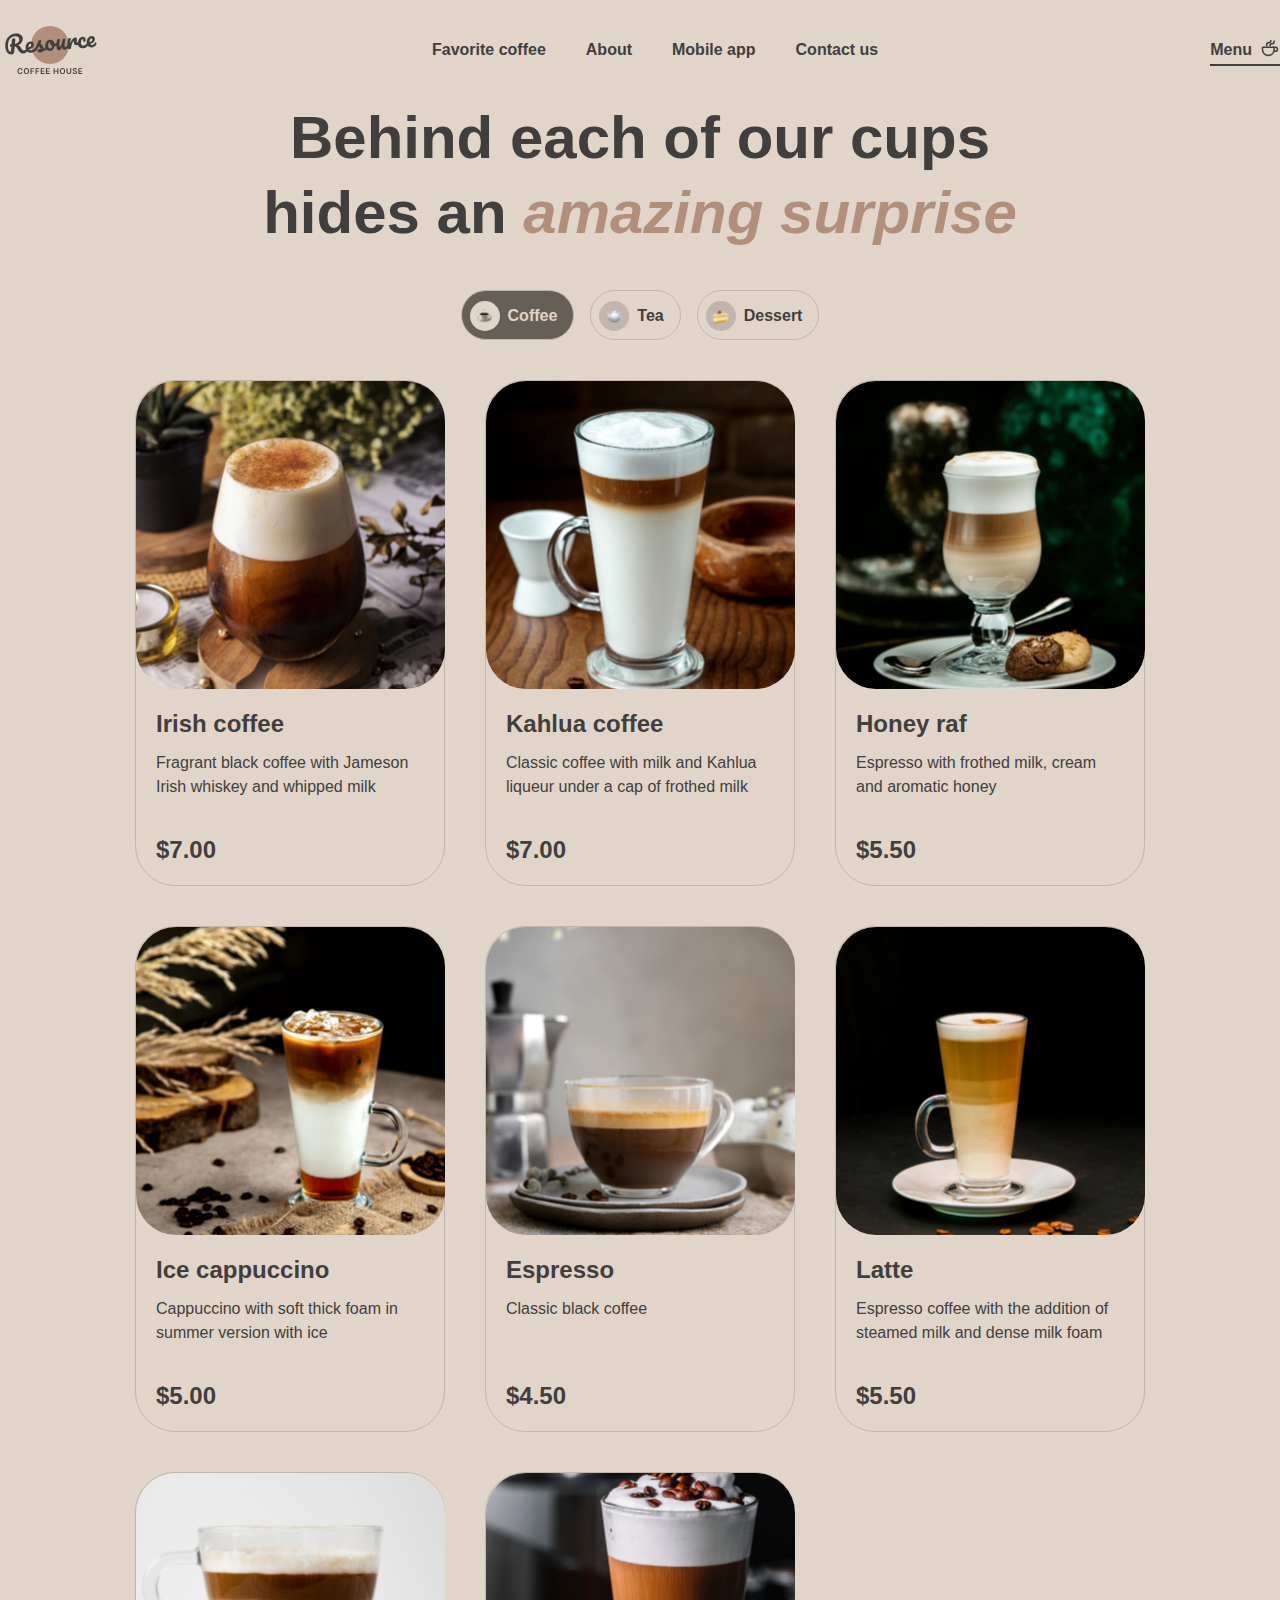
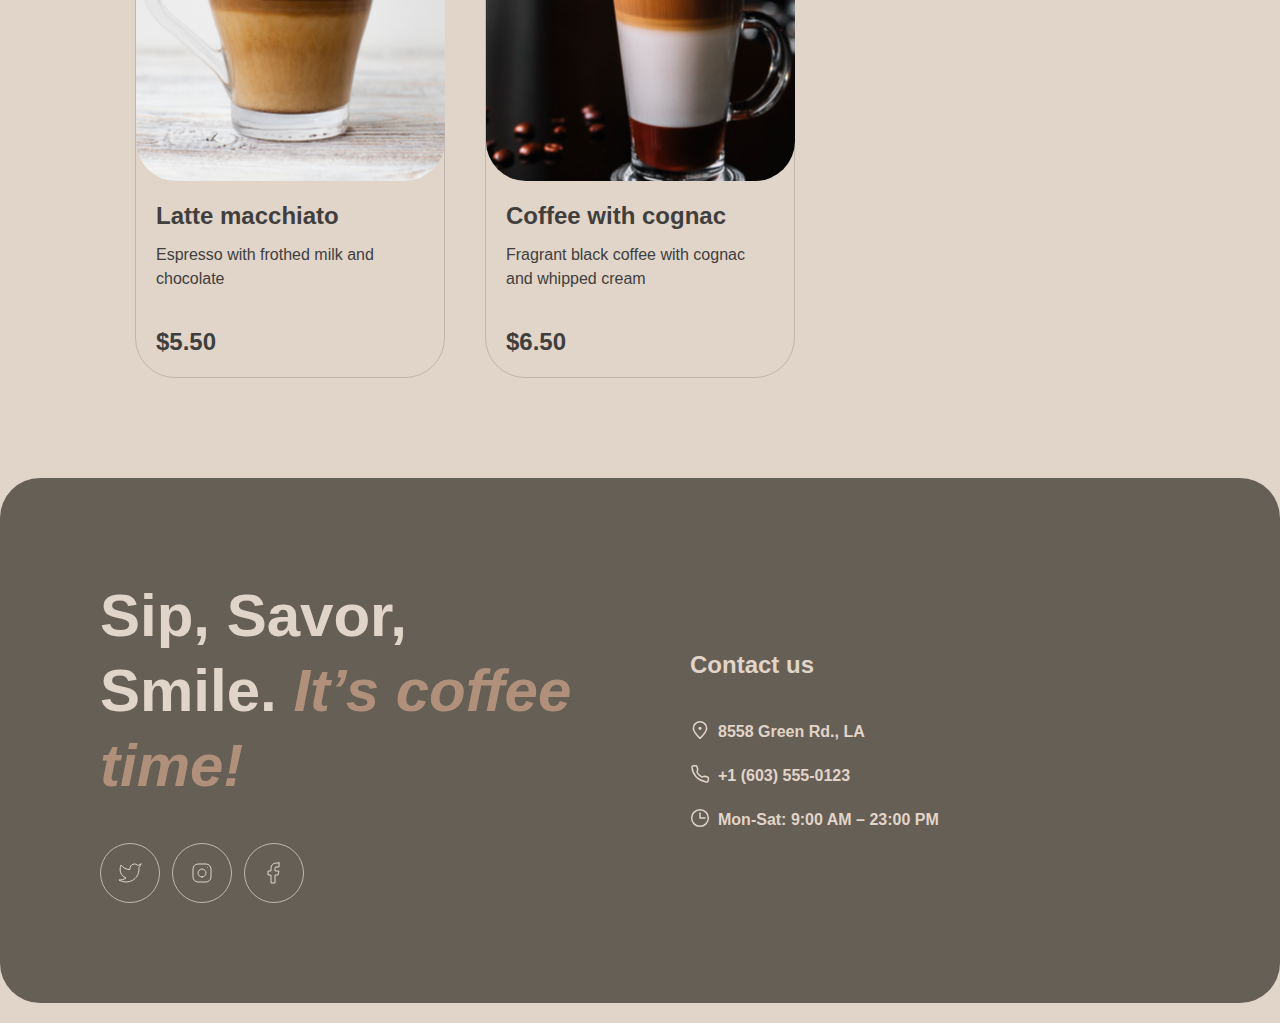
<file: pages/menu.html>
<!DOCTYPE html>
<html lang="en">
  <head>
    <meta charset="UTF-8" />
    <meta name="viewport" content="width=device-width, initial-scale=1.0" />
    <title>Document</title>
    <link rel="stylesheet" href="../style/style.css" />
    <link
      rel="apple-touch-icon"
      sizes="180x180"
      href="../assets/favicon/apple-touch-icon.png"
    />
    <link
      rel="icon"
      type="image/png"
      sizes="32x32"
      href="../assets/favicon/favicon-32x32.png"
    />
    <link
      rel="icon"
      type="image/png"
      sizes="16x16"
      href="../assets/favicon/favicon-16x16.png"
    />
    <link rel="manifest" href="../assets/favicon/site.webmanifest" />
  </head>
  <body>
    <div class="modal__portal"></div>
    <header class="header container">
      <div class="header__logo">
        <a href="../index.html">
          <img src="../assets/logo.svg" alt="logo" />
        </a>
      </div>
      <nav id="nav__menu">
        <ul class="header__nav_menu">
          <li>
            <a class="nav__item" href="../index.html#favorite__coffee"
              >Favorite coffee</a
            >
          </li>
          <li><a class="nav__item" href="../index.html#about">About</a></li>
          <li>
            <a class="nav__item" href="../index.html#mobileApp">Mobile app</a>
          </li>
          <li><a class="nav__item" href="#footer">Contact us</a></li>
        </ul>
      </nav>
      <div class="header__cofee_menu">
        <a class="nav__item current__nav-item" href="#">Menu</a>
      </div>
      <div class="header__burger_menu"></div>
    </header>
    <div class="modal"></div>
    <main class="main container">
      <section class="menu">
        <div class="menu__offer">
          <h1>
            Behind each of our cups hides an
            <span class="accent">amazing surprise</span>
          </h1>
          <div class="menu__tabs">
            <div class="tab__item active" id="coffee">
              <span class="tab__item_coffee">Coffee</span>
            </div>
            <div class="tab__item" id="tea">
              <span class="tab__item_tea">Tea</span>
            </div>
            <div class="tab__item" id="dessert">
              <span class="tab__item_desert">Dessert</span>
            </div>
          </div>
        </div>
        <div class="menu__products" id="menu__products"></div>
      </section>
    </main>
    <footer class="footer container" id="footer">
      <div class="footer__wrapper">
        <div class="footer__offer">
          <h2>
            Sip, Savor, Smile. <span class="accent">It’s coffee time!</span>
          </h2>
          <div class="footer__socials">
            <a href="#">
              <svg
                width="24"
                height="24"
                viewBox="0 0 24 24"
                fill="none"
                stroke="#E1D4C9"
                xmlns="http://www.w3.org/2000/svg"
              >
                <g id="twitter">
                  <path
                    d="M23 3.01006C23 3.01006 20.9821 4.20217 19.86 4.54006C19.2577 3.84757 18.4573 3.35675 17.567 3.13398C16.6767 2.91122 15.7395 2.96725 14.8821 3.29451C14.0247 3.62177 13.2884 4.20446 12.773 4.96377C12.2575 5.72309 11.9877 6.62239 12 7.54006V8.54006C10.2426 8.58562 8.50127 8.19587 6.93101 7.4055C5.36074 6.61513 4.01032 5.44869 3 4.01006C3 4.01006 -1 13.0101 8 17.0101C5.94053 18.408 3.48716 19.109 1 19.0101C10 24.0101 21 19.0101 21 7.51006C20.9991 7.23151 20.9723 6.95365 20.92 6.68006C21.9406 5.67355 23 3.01006 23 3.01006Z"
                    stroke-linecap="round"
                    stroke-linejoin="round"
                  />
                </g>
              </svg>
            </a>
            <a href="#">
              <svg
                width="24"
                height="24"
                viewBox="0 0 24 24"
                fill="none"
                xmlns="http://www.w3.org/2000/svg"
                stroke="#E1D4C9"
              >
                <g id="instagram">
                  <path
                    d="M12 16C14.2091 16 16 14.2091 16 12C16 9.79086 14.2091 8 12 8C9.79086 8 8 9.79086 8 12C8 14.2091 9.79086 16 12 16Z"
                    stroke-linecap="round"
                    stroke-linejoin="round"
                  />
                  <path
                    id="Vector_2"
                    d="M3 16V8C3 5.23858 5.23858 3 8 3H16C18.7614 3 21 5.23858 21 8V16C21 18.7614 18.7614 21 16 21H8C5.23858 21 3 18.7614 3 16Z"
                  />
                  <path
                    id="Vector_3"
                    d="M17.5 6.51L17.51 6.49889"
                    stroke-linecap="round"
                    stroke-linejoin="round"
                  />
                </g>
              </svg>
            </a>
            <a href="#">
              <svg
                width="24"
                height="24"
                viewBox="0 0 24 24"
                fill="none"
                xmlns="http://www.w3.org/2000/svg"
                stroke="#E1D4C9"
              >
                <g id="facebook">
                  <path
                    d="M17 2H14C12.6739 2 11.4021 2.52678 10.4645 3.46447C9.52678 4.40215 9 5.67392 9 7V10H6V14H9V22H13V14H16L17 10H13V7C13 6.73478 13.1054 6.48043 13.2929 6.29289C13.4804 6.10536 13.7348 6 14 6H17V2Z"
                    stroke-linecap="round"
                    stroke-linejoin="round"
                  />
                </g>
              </svg>
            </a>
          </div>
        </div>
        <div class="footer__contacts">
          <h3>Contact us</h3>
          <div class="contacts__info">
            <div class="contact__hover_effect">
              <a
                href="https://yandex.ru/maps/39/rostov-na-donu/?ll=39.698309%2C47.209886&mode=whatshere&whatshere%5Bpoint%5D=39.697941%2C47.209823&whatshere%5Bzoom%5D=13.9&z=13.9"
                class="contact__adres"
                target="_blank"
                >8558 Green Rd., LA</a
              >
            </div>
            <div class="contact__hover_effect">
              <a class="contact__phone" href="tel:+1(603)5550123"
                >+1 (603) 555-0123</a
              >
            </div>
            <span class="contact__openTime">Mon-Sat: 9:00 AM – 23:00 PM</span>
          </div>
        </div>
      </div>
    </footer>
    <div class="shadow__overlay"></div>
    <script src="../app.js"></script>
    <script type="module" src="menuLayout.js"></script>
  </body>
</html>
</file>
<file: style/style.css>
@import url("https://fonts.cdnfonts.com/css/inter");
/*! normalize.css v8.0.1 | MIT License | github.com/necolas/normalize.css */
/* Document
   ========================================================================== */
/**
 * 1. Correct the line height in all browsers.
 * 2. Prevent adjustments of font size after orientation changes in iOS.
 */
html {
  line-height: 1.15; /* 1 */
  -webkit-text-size-adjust: 100%; /* 2 */
}

/* Sections
   ========================================================================== */
/**
 * Remove the margin in all browsers.
 */
body {
  margin: 0;
}

/**
 * Render the `main` element consistently in IE.
 */
main {
  display: block;
}

/**
 * Correct the font size and margin on `h1` elements within `section` and
 * `article` contexts in Chrome, Firefox, and Safari.
 */
h1 {
  font-size: 2em;
  margin: 0.67em 0;
}

/* Grouping content
   ========================================================================== */
/**
 * 1. Add the correct box sizing in Firefox.
 * 2. Show the overflow in Edge and IE.
 */
hr {
  box-sizing: content-box; /* 1 */
  height: 0; /* 1 */
  overflow: visible; /* 2 */
}

/**
 * 1. Correct the inheritance and scaling of font size in all browsers.
 * 2. Correct the odd `em` font sizing in all browsers.
 */
pre {
  font-family: monospace, monospace; /* 1 */
  font-size: 1em; /* 2 */
}

/* Text-level semantics
   ========================================================================== */
/**
 * Remove the gray background on active links in IE 10.
 */
a {
  background-color: transparent;
}

/**
 * 1. Remove the bottom border in Chrome 57-
 * 2. Add the correct text decoration in Chrome, Edge, IE, Opera, and Safari.
 */
abbr[title] {
  border-bottom: none; /* 1 */
  text-decoration: underline; /* 2 */
  -webkit-text-decoration: underline dotted;
          text-decoration: underline dotted; /* 2 */
}

/**
 * Add the correct font weight in Chrome, Edge, and Safari.
 */
b,
strong {
  font-weight: bolder;
}

/**
 * 1. Correct the inheritance and scaling of font size in all browsers.
 * 2. Correct the odd `em` font sizing in all browsers.
 */
code,
kbd,
samp {
  font-family: monospace, monospace; /* 1 */
  font-size: 1em; /* 2 */
}

/**
 * Add the correct font size in all browsers.
 */
small {
  font-size: 80%;
}

/**
 * Prevent `sub` and `sup` elements from affecting the line height in
 * all browsers.
 */
sub,
sup {
  font-size: 75%;
  line-height: 0;
  position: relative;
  vertical-align: baseline;
}

sub {
  bottom: -0.25em;
}

sup {
  top: -0.5em;
}

/* Embedded content
   ========================================================================== */
/**
 * Remove the border on images inside links in IE 10.
 */
img {
  border-style: none;
}

/* Forms
   ========================================================================== */
/**
 * 1. Change the font styles in all browsers.
 * 2. Remove the margin in Firefox and Safari.
 */
button,
input,
optgroup,
select,
textarea {
  font-family: inherit; /* 1 */
  font-size: 100%; /* 1 */
  line-height: 1.15; /* 1 */
  margin: 0; /* 2 */
}

/**
 * Show the overflow in IE.
 * 1. Show the overflow in Edge.
 */
button,
input {
  /* 1 */
  overflow: visible;
}

/**
 * Remove the inheritance of text transform in Edge, Firefox, and IE.
 * 1. Remove the inheritance of text transform in Firefox.
 */
button,
select {
  /* 1 */
  text-transform: none;
}

/**
 * Correct the inability to style clickable types in iOS and Safari.
 */
button,
[type=button],
[type=reset],
[type=submit] {
  -webkit-appearance: button;
}

/**
 * Remove the inner border and padding in Firefox.
 */
button::-moz-focus-inner,
[type=button]::-moz-focus-inner,
[type=reset]::-moz-focus-inner,
[type=submit]::-moz-focus-inner {
  border-style: none;
  padding: 0;
}

/**
 * Restore the focus styles unset by the previous rule.
 */
button:-moz-focusring,
[type=button]:-moz-focusring,
[type=reset]:-moz-focusring,
[type=submit]:-moz-focusring {
  outline: 1px dotted ButtonText;
}

/**
 * Correct the padding in Firefox.
 */
fieldset {
  padding: 0.35em 0.75em 0.625em;
}

/**
 * 1. Correct the text wrapping in Edge and IE.
 * 2. Correct the color inheritance from `fieldset` elements in IE.
 * 3. Remove the padding so developers are not caught out when they zero out
 *    `fieldset` elements in all browsers.
 */
legend {
  box-sizing: border-box; /* 1 */
  color: inherit; /* 2 */
  display: table; /* 1 */
  max-width: 100%; /* 1 */
  padding: 0; /* 3 */
  white-space: normal; /* 1 */
}

/**
 * Add the correct vertical alignment in Chrome, Firefox, and Opera.
 */
progress {
  vertical-align: baseline;
}

/**
 * Remove the default vertical scrollbar in IE 10+.
 */
textarea {
  overflow: auto;
}

/**
 * 1. Add the correct box sizing in IE 10.
 * 2. Remove the padding in IE 10.
 */
[type=checkbox],
[type=radio] {
  box-sizing: border-box; /* 1 */
  padding: 0; /* 2 */
}

/**
 * Correct the cursor style of increment and decrement buttons in Chrome.
 */
[type=number]::-webkit-inner-spin-button,
[type=number]::-webkit-outer-spin-button {
  height: auto;
}

/**
 * 1. Correct the odd appearance in Chrome and Safari.
 * 2. Correct the outline style in Safari.
 */
[type=search] {
  -webkit-appearance: textfield; /* 1 */
  outline-offset: -2px; /* 2 */
}

/**
 * Remove the inner padding in Chrome and Safari on macOS.
 */
[type=search]::-webkit-search-decoration {
  -webkit-appearance: none;
}

/**
 * 1. Correct the inability to style clickable types in iOS and Safari.
 * 2. Change font properties to `inherit` in Safari.
 */
::-webkit-file-upload-button {
  -webkit-appearance: button; /* 1 */
  font: inherit; /* 2 */
}

/* Interactive
   ========================================================================== */
/*
 * Add the correct display in Edge, IE 10+, and Firefox.
 */
details {
  display: block;
}

/*
 * Add the correct display in all browsers.
 */
summary {
  display: list-item;
}

/* Misc
   ========================================================================== */
/**
 * Add the correct display in IE 10+.
 */
template {
  display: none;
}

/**
 * Add the correct display in IE 10.
 */
[hidden] {
  display: none;
}

.header {
  display: flex;
  justify-content: space-between;
  align-items: center;
}

.container.header {
  padding: 20px 0;
  margin: 0 auto;
}

.header__burger_menu {
  display: none;
}

.header__nav_menu {
  display: flex;
  -moz-column-gap: 40px;
       column-gap: 40px;
}
.header__nav_menu li {
  position: relative;
}

.nav__item::before {
  content: "";
  position: absolute;
  left: 0;
  bottom: -4px;
  width: 100%;
  height: 2px;
  background-color: #403f3d;
  opacity: 0;
  transform: scaleX(0);
  transform-origin: center;
  transition: transform 0.3s ease-out, opacity 0.3s ease-out;
}

.nav__item:hover::before {
  content: "";
  position: absolute;
  left: 0;
  bottom: -4px;
  width: 100%;
  height: 2px;
  background-color: #403f3d;
  opacity: 100;
  transform: scaleX(1);
  transform-origin: center;
  transition: transform 0.3s ease-out, opacity 0.3s ease-out;
}

.header__cofee_menu {
  position: relative;
}
.header__cofee_menu a {
  display: flex;
  gap: 0 8px;
}
.header__cofee_menu a::after {
  content: "";
  background: no-repeat url("../assets/coffee-cup.svg");
  width: 20px;
  height: 20px;
}

.current__nav-item {
  pointer-events: none;
}

.current__nav-item::before {
  width: 100%;
  opacity: 100;
  transform: scale(1);
}

@media (max-width: 768px) {
  .container.header {
    padding: 20px 40px;
  }
  #nav__menu,
  .header__cofee_menu {
    display: none;
  }
  .header__burger_menu {
    display: flex;
    width: 44px;
    height: 44px;
    border: 1px solid #665f55;
    border-radius: 100px;
    flex-direction: column;
    justify-content: center;
    align-items: center;
    position: relative;
    cursor: pointer;
    transition: all 0.2s ease-in-out;
  }
  .header__burger_menu::after {
    content: "";
    position: absolute;
    top: 50%;
    width: 16px;
    height: 2px;
    background-color: #403f3d;
    border-radius: 10px;
    transform: translateY(-6px);
    transition: all 300ms cubic-bezier(0.84, 0.06, 0.52, 1.8);
  }
  .header__burger_menu::before {
    content: "";
    position: absolute;
    bottom: 50%;
    width: 16px;
    height: 2px;
    background-color: #403f3d;
    border-radius: 10px;
    transform: translateY(6px);
    transition: all 300ms cubic-bezier(0.84, 0.06, 0.52, 1.8);
  }
  .header__burger_menu.active::after {
    transform: rotate(40deg);
  }
  .header__burger_menu.active::before {
    bottom: 45%;
    transform: rotate(-40deg);
  }
  .nav__item:hover::before {
    opacity: 0;
    transform: scaleX(0);
  }
  .modal #nav__menu,
  .modal .header__cofee_menu {
    display: block;
  }
}
@media (max-width: 550px) {
  .container.header {
    padding: 20px 16px;
  }
}
.modal {
  display: flex;
  flex-direction: column;
  align-items: center;
  overflow: hidden;
  gap: 100px;
  width: 0%;
  height: 100vh;
  position: absolute;
  right: 0;
  padding-top: 60px;
  background-color: #e1d4c9;
  transition: all 400ms cubic-bezier(0.62, 0.04, 0.3, 1.56);
  transition-delay: 100ms;
  z-index: 100;
}

@media (max-width: 768px) {
  .modal.active {
    width: 100%;
  }
  .modal .header__nav_menu {
    flex-direction: column;
    align-items: center;
    gap: 60px;
  }
  .modal .nav__item {
    font-size: 32px;
    font-weight: 600;
    line-height: 125%;
  }
  .header__cofee_menu .nav__item {
    gap: 0 16px;
  }
  .header__cofee_menu .nav__item::after {
    background: no-repeat url("../assets/coffee-cup-big.svg");
    width: 40px;
    height: 40px;
  }
}
.favorite__coffee {
  margin-top: 100px;
  text-align: center;
}

.slider {
  margin-top: 40px;
  position: relative;
}

.slider__body {
  display: flex;
  align-items: center;
  width: 100%;
}

.slider__row {
  width: 100%;
  overflow: hidden;
}

.slider__wrapper {
  display: flex;
  justify-content: space-between;
  align-items: center;
  margin: 0 2px;
  width: 300%;
  transform: translateX(0%);
  transition: all 1s;
}

.slide__item {
  width: 33.3333333333%;
  display: flex;
  flex-direction: column;
  align-items: center;
}

.slide__content {
  display: flex;
  flex-direction: column;
  justify-content: center;
}

.slide__img {
  display: flex;
  justify-content: center;
}

.slide__description {
  max-width: 480px;
  margin-top: 20px;
}
.slide__description span {
  font-weight: 600;
  font-size: 24px;
  line-height: 125%;
}

.slider__arrow_left {
  width: 60px;
  height: 60px;
  background: no-repeat center url("../assets/arrow-left.svg");
  border: 1px solid #665f55;
  border-radius: 100px;
  cursor: pointer;
  box-sizing: border-box;
  flex-shrink: 0;
}

.slider__arrow_right {
  width: 60px;
  height: 60px;
  background: no-repeat center url("../assets/arrow-right.svg");
  border: 1px solid #665f55;
  border-radius: 100px;
  cursor: pointer;
  box-sizing: border-box;
  flex-shrink: 0;
}

.slider__arrow_left:hover {
  background: no-repeat center url("../assets/arrow-left-li.svg") #665f55;
}

.slider__arrow_right:hover {
  background: no-repeat center url("../assets/arrow-right_li.svg") #665f55;
}

.slider__controls {
  display: flex;
  gap: 12px;
  justify-content: center;
  margin-top: 40px;
  cursor: pointer;
  transition: all 0.7s linear;
}
.slider__controls * {
  width: 40px;
  height: 4px;
  border-radius: 100px;
  background-color: #c1b6ad;
}

.control__animate {
  width: 0;
  display: block;
  background-color: #665f55;
  transition: all 0.6s linear;
}

@media (max-width: 768px) {
  .slider__row {
    margin: 0;
  }
  .slider__arrow_left,
  .slider__arrow_right {
    flex-shrink: 0;
  }
  .slider__arrow_left:hover {
    background: no-repeat center url("../assets/arrow-left.svg") #e1d4c9;
  }
  .slider__arrow_right:hover {
    background: no-repeat center url("../assets/arrow-right.svg") #e1d4c9;
  }
}
@media (max-width: 550px) {
  .slider__arrow_left,
  .slider__arrow_right {
    display: none;
  }
}
.about {
  margin-top: 100px;
}
.about h2 {
  box-sizing: border-box;
}

.about__images_gallery {
  display: grid;
  grid-template-columns: repeat(6, 1fr);
  grid-template-rows: auto auto auto auto;
  grid-template-areas: "about1 about1 about1 about3 about3 about3" "about1 about1 about1 about4 about4 about4" "about2 about2 about2 about4 about4 about4" "about2 about2 about2 about4 about4 about4";
  gap: 40px;
  margin-top: 40px;
}
.about__images_gallery * {
  overflow: hidden;
  border-radius: 20px;
  transition: 0.8s;
}
.about__images_gallery * img {
  width: 100%;
  height: 100%;
  -o-object-fit: cover;
     object-fit: cover;
  transform: scale(1.1);
}
.about__images_gallery * img:hover {
  transform: scale(1);
}

.image__item_1 {
  grid-area: about1;
  max-height: 590px;
}

.image__item_2 {
  grid-area: about2;
  max-height: 430px;
}

.image__item_3 {
  grid-area: about3;
  max-height: 430px;
}

.image__item_4 {
  grid-area: about4;
  max-height: 590px;
}

@media (max-width: 768px) {
  .about__images_gallery {
    grid-template-columns: 1fr;
    grid-template-rows: auto auto;
    grid-template-areas: "about1" "about4";
    gap: 40px;
    margin-top: 40px;
  }
  .about__images_gallery img {
    transform: scale(1.055);
  }
  .about__images_gallery img:hover {
    transform: scale(1.055);
  }
  .about__images_gallery .image__item_2,
  .about__images_gallery .image__item_3 {
    display: none;
  }
}
@media (max-width: 380px) {
  .btn__enjoy {
    padding: 20px 65px;
  }
  .about__images_gallery {
    grid-template-rows: 590px 590px;
    gap: 40px;
    margin-top: 40px;
  }
  .about__images_gallery img {
    transform: scale(1.22);
  }
  .about__images_gallery img:hover {
    transform: scale(1.22);
  }
}
.mobileApp {
  display: flex;
  margin-top: 100px;
  text-align: left;
  align-items: center;
  gap: 100px;
}

.offer {
  flex: 1 0 0;
}
.offer p {
  margin: 40px 0;
}

.offer__buttons {
  display: flex;
  gap: 20px;
}

.btn__app,
.btn__google {
  display: flex;
  align-items: center;
  justify-content: flex-start;
  width: 200px;
  padding: 12px 20px;
  gap: 8px;
  border-radius: 100px;
  border: 1px solid #665f55;
  box-sizing: border-box;
  cursor: pointer;
}

.btn__content {
  display: flex;
  flex-direction: column;
}
.btn__content :last-child {
  font-weight: 600;
}

.btn__app::before {
  content: "";
  background: no-repeat url("../assets/icon_app.svg");
  width: 36px;
  height: 36px;
}

.btn__google::before {
  content: "";
  background: no-repeat url("../assets/icon_google.svg");
  width: 36px;
  height: 36px;
}

.btn__app:hover,
.btn__google:hover {
  background: #665f55;
  color: #e1d4c9;
  transition: 0.5s;
}

.btn__google:hover::before {
  background: no-repeat url("../assets/icon__google_light.svg");
}

.btn__app:hover::before {
  background: no-repeat url("../assets/icon__app_light.svg");
}

@media (max-width: 768px) {
  .mobileApp {
    flex-direction: column;
  }
  .btn__app:hover,
  .btn__google:hover {
    background: #e1d4c9;
    color: #403f3d;
    transition: 0.5s;
  }
  .btn__google:hover::before {
    background: no-repeat url("../assets/icon_google.svg");
  }
  .btn__app:hover::before {
    background: no-repeat url("../assets/icon_app.svg");
  }
}
@media (max-width: 550px) {
  .offer__buttons {
    flex-wrap: wrap;
  }
}
@media (max-width: 380px) {
  .mobileApp {
    gap: 40px;
  }
}
.menu {
  position: relative;
}

.menu__offer {
  text-align: center;
}
.menu__offer h1 {
  max-width: 800px;
  margin: 0 auto;
  font-size: 60px;
  font-weight: 600;
  line-height: 125%;
}

.menu__tabs {
  display: flex;
  justify-content: center;
  gap: 16px;
  margin-top: 40px;
}

.tab__item {
  display: flex;
  align-items: center;
  padding: 8px 16px 8px 8px;
  border-radius: 100px;
  border: 1px solid #c1b6ad;
  font-weight: 600;
  cursor: pointer;
  box-sizing: border-box;
  gap: 8px;
}

.tab__item.active {
  background: #665f55;
  color: #e1d4c9;
  pointer-events: none;
}

.tab__item span {
  display: flex;
  align-items: center;
  gap: 8px;
  pointer-events: none;
  padding-top: 2px;
}

.tab__item_coffee::before {
  content: "";
  background: no-repeat center url("../assets/tab_coffee.svg ") #e1d4c9;
  width: 16px;
  height: 24px;
  padding: 3px 7px;
  border-radius: 100px;
}

.tab__item_tea::before {
  content: "";
  background: no-repeat center url("../assets/tab_tee.svg") #c1b6ad;
  width: 16px;
  height: 24px;
  padding: 3px 7px;
  border-radius: 100px;
}

.tab__item_desert::before {
  content: "";
  background: no-repeat center url("../assets/tab_desert.svg") #c1b6ad;
  width: 16px;
  height: 24px;
  padding: 3px 7px;
  border-radius: 100px;
}

.tab__item:hover {
  background: #665f55;
  color: #e1d4c9;
  transition: 0.4s;
}
.tab__item:hover .tab__item_tea::before {
  background: no-repeat center url("../assets/tab_tee.svg") #e1d4c9;
  transition: 0.4s;
}
.tab__item:hover .tab__item_desert::before {
  background: no-repeat center url("../assets/tab_desert.svg") #e1d4c9;
  transition: 0.4s;
}

.menu__products {
  display: grid;
  grid-template-columns: repeat(auto-fill, 310px);
  justify-content: center;
  gap: 40px;
  margin-top: 40px;
  position: relative;
  box-sizing: border-box;
  pointer-events: none;
}

.menu__products_item {
  display: flex;
  flex-direction: column;
  border: 1px solid #c1b6ad;
  width: 310px;
  height: 506px;
  border-radius: 40px;
  cursor: pointer;
  box-sizing: border-box;
  pointer-events: auto;
}

.menu__products_item:hover img {
  transform: scale(1);
  transition: 0.8s;
}

.item__box_img {
  width: 309px;
  height: 308px;
  flex-shrink: 0;
  overflow: hidden;
  border-radius: 40px;
  box-sizing: border-box;
  pointer-events: none;
}
.item__box_img img {
  -o-object-fit: cover;
     object-fit: cover;
  width: 100%;
  height: 100%;
  transform: scale(1.1);
  transition: 0.8s;
}

.item__description {
  display: flex;
  flex-direction: column;
  justify-content: space-between;
  align-items: flex-start;
  flex: 1 0 0;
  align-self: stretch;
  padding: 20px;
  gap: 12px;
  box-sizing: border-box;
  pointer-events: none;
}

.description__item_title p {
  margin: 12px 0 0 0;
}

@media (max-width: 1024px) {
  .btnLoadProduct {
    background: center no-repeat url(../assets/button-icon-dark.svg);
    width: 60px;
    height: 60px;
    margin: 40px auto 0 auto;
    cursor: pointer;
  }
}
@media (max-width: 768px) {
  .menu__products .menu__products_item:hover img {
    transform: scale(1.1);
  }
  .tab__item:hover {
    background: #e1d4c9;
    color: #403f3d;
  }
  .tab__item:hover .tab__item_tea::before {
    background: no-repeat center url("../assets/tab_tee.svg") #c1b6ad;
    transition: 0.4s;
  }
  .tab__item:hover .tab__item_desert::before {
    background: no-repeat center url("../assets/tab_desert.svg") #c1b6ad;
    transition: 0.4s;
  }
  .tab__item.active {
    background: #665f55;
    color: #e1d4c9;
    pointer-events: none;
  }
}
@media (max-width: 550px) {
  .menu__offer h1 {
    font-size: 32px;
    font-weight: 600;
    line-height: 125%;
  }
}
@media (max-width: 380px) {
  .menu__tabs {
    gap: 8px;
  }
}
@media (max-width: 360px) {
  .menu__tabs {
    flex-direction: column;
  }
}
.footer__wrapper {
  display: flex;
  align-items: center;
  gap: 100px;
  background-color: #665f55;
  padding: 100px;
  border-radius: 40px;
  color: #e1d4c9;
  margin-top: 100px;
}

.footer__offer {
  display: flex;
  flex-direction: column;
  justify-content: center;
  align-items: flex-start;
  gap: 40px;
  flex: 1 0 0;
}

.footer__contacts {
  display: flex;
  flex-direction: column;
  justify-content: center;
  align-items: flex-start;
  gap: 40px;
  flex: 1 0 0;
}

.contacts__info {
  display: flex;
  flex-direction: column;
  justify-content: center;
  align-items: flex-start;
  gap: 20px;
  position: relative;
}
.contacts__info a {
  display: flex;
  gap: 8px;
  color: #e1d4c9;
}
.contacts__info span {
  display: flex;
  font-weight: 600;
  gap: 8px;
}

.contact__hover_effect {
  position: relative;
}

.contact__hover_effect::before {
  content: "";
  position: absolute;
  left: 0;
  bottom: -4px;
  width: 100%;
  height: 2px;
  background-color: #e1d4c9;
  opacity: 0;
  transform: scaleX(0);
  transform-origin: center;
  transition: transform 0.3s ease-out, opacity 0.3s ease-out;
}

.contact__hover_effect:hover::before {
  position: absolute;
  left: 0;
  bottom: -4px;
  width: 100%;
  height: 2px;
  background-color: #e1d4c9;
  opacity: 100;
  transform: scaleX(1);
  transform-origin: center;
  transition: transform 0.3s ease-out, opacity 0.3s ease-out;
}

.contact__adres::before {
  content: "";
  background-image: url("../assets/pin-alt.svg");
  width: 20px;
  height: 20px;
}

.contact__phone::before {
  content: "";
  background-image: url("../assets/phone.svg");
  width: 20px;
  height: 20px;
}

.contact__openTime::before {
  content: "";
  background-image: url("../assets/clock.svg");
  width: 20px;
  height: 20px;
}

.footer__socials {
  display: flex;
  align-items: center;
  gap: 12px;
}
.footer__socials a {
  display: flex;
  width: 60px;
  height: 60px;
  justify-content: center;
  align-items: center;
  border-radius: 100px;
  border: 1px solid #c1b6ad;
  box-sizing: border-box;
}
.footer__socials a:hover {
  background: #e1d4c9;
}
.footer__socials a:hover #twitter,
.footer__socials a:hover #instagram,
.footer__socials a:hover #facebook {
  stroke: #403f3d;
}

@media (max-width: 768px) {
  .footer__wrapper {
    flex-direction: column;
    align-items: flex-start;
    padding: 100px 60px;
    margin-top: 100px;
    box-sizing: border-box;
  }
  .contacts__info {
    gap: 16px;
  }
  .contacts__info div,
  .contacts__info span {
    padding-bottom: 4px;
  }
  .contact__hover_effect:hover:before {
    opacity: 0;
    transform: scaleX(0);
  }
  .footer__socials a:hover {
    background: inherit;
  }
  .footer__socials a:hover #twitter,
  .footer__socials a:hover #instagram,
  .footer__socials a:hover #facebook {
    stroke: inherit;
  }
}
@media (max-width: 550px) {
  .footer__wrapper {
    padding: 60px 16px;
    gap: 40px;
  }
}
.modalProduct {
  display: flex;
  align-items: flex-start;
  width: 768px;
  height: 472px;
  padding: 16px;
  background-color: #e1d4c9;
  gap: 20px;
  border-radius: 40px;
  z-index: 100;
  pointer-events: auto;
}

.noSmyth {
  overflow: hidden;
  padding: 0;
}

.modal__portal {
  display: flex;
  justify-content: center;
  align-items: center;
  z-index: 99;
  position: fixed;
  top: 0;
  bottom: 0;
  right: 0;
  left: 0;
  overflow: hidden;
  visibility: hidden;
  pointer-events: none;
}

.modal__portal.show {
  visibility: visible;
}

.shadow__overlay {
  position: fixed;
  border: none;
  display: block;
  width: 100%;
  top: 0;
  bottom: 0;
  right: 0;
  left: 0;
  overflow: hidden;
  pointer-events: none;
  z-index: 98;
  opacity: 0;
  transition: opacity 0.15s ease;
  background-color: rgba(64, 63, 61, 0.8);
}

.shadow__overlay.show {
  pointer-events: auto;
  opacity: 1;
}

.modalProduct__box_about {
  display: flex;
  flex-direction: column;
  gap: 20px;
}

.size__box_btn {
  display: flex;
  margin-top: 6px;
  gap: 8px;
}

.modalProduct__btn::before {
  display: flex;
  align-items: center;
  justify-content: center;
  color: #403f3d;
  text-align: center;
  width: 30px;
  height: 30px;
  border-radius: 100px;
  padding-top: 2px;
}

.size__btn_s::before {
  content: "S";
  background-color: #c1b6ad;
}

.size__btn_m::before {
  content: "M";
  background-color: #c1b6ad;
}

.size__btn_l::before {
  content: "L";
  background-color: #c1b6ad;
}

.modalProduct__item_additives {
  margin-top: 20px;
}

.additives__btn.active {
  pointer-events: auto;
}

.additives__btn_1::before {
  content: "1";
  background-color: #c1b6ad;
}

.additives__btn_2::before {
  content: "2";
  background-color: #c1b6ad;
}

.additives__btn_3::before {
  content: "3";
  background-color: #c1b6ad;
}

.modalProduct__item_price {
  display: flex;
  justify-content: space-between;
}

.modalProduct__item_info {
  border-top: 1px solid #c1b6ad;
}
.modalProduct__item_info p {
  font-size: 10px;
  line-height: 140%;
  font-weight: 600;
  display: flex;
  align-items: flex-start;
  gap: 8px;
}
.modalProduct__item_info p::before {
  content: "";
  background: center url("../assets/info.svg") no-repeat;
  width: 30px;
  height: 16px;
}
.modalProduct__item_info button {
  margin-top: 32px;
  width: 100%;
  justify-content: center;
  background-color: #e1d4c9;
  padding: 10px 0;
  border: 1px solid #665f55;
}

@media (max-width: 768px) {
  .modalProduct {
    max-width: 656px;
    height: auto;
  }
  .item__box_img {
    flex-wrap: wrap;
  }
  .size__box_btn {
    flex-wrap: wrap;
  }
}
@media (max-width: 380px) {
  .modalProduct {
    max-width: 310px;
  }
  .modalProduct .item__box_img {
    display: none;
  }
  /*   .modalProduct {
    max-width: 656px;
    height: auto;
  }
  .item__box_img {
    flex-wrap: wrap;
  }
  .size__box_btn {
    flex-wrap: wrap;
  } */
}
.enjoy__hero {
  position: relative;
  padding: 100px;
}

.enjoy__video {
  position: absolute;
  top: 0;
  left: 0;
  -o-object-fit: cover;
     object-fit: cover;
  width: 100%;
  height: 100%;
  z-index: -100;
  background: url("../assets/img-hero.jpg") 50%/cover no-repeat;
  border-radius: 40px;
}

.enjoy__offer {
  display: flex;
  flex-direction: column;
  align-items: flex-start;
  text-align: left;
  max-width: 530px;
  color: #e1d4c9;
}
.enjoy__offer p {
  margin: 40px 0;
}

.btn__enjoy {
  display: flex;
  width: 200px;
  padding: 20px 78px;
  justify-content: center;
  align-items: center;
  gap: 8px;
  border: none;
  border-radius: 100px;
  background-color: #e1d4c9;
  position: relative;
  font-weight: 600;
  line-height: 150%;
  cursor: pointer;
  transition: 0.6s;
  box-sizing: border-box;
}
.btn__enjoy::after {
  content: "";
  background: no-repeat center url("../assets/coffee-cup.svg");
  position: absolute;
  right: 30%;
  width: 20px;
  height: 20px;
  opacity: 0;
  transition: 0.6s;
}
.btn__enjoy:hover {
  padding-left: 60px;
  transition: 0.6s;
}
.btn__enjoy:hover::after {
  content: "";
  background: no-repeat center url("../assets/coffee-cup.svg");
  position: absolute;
  right: 30%;
  width: 20px;
  height: 20px;
  opacity: 100;
  transition: 0.7s;
}

@media (max-width: 768px) {
  .enjoy__hero {
    padding: 100px 60px;
  }
  .btn__enjoy {
    padding: 21px 65px;
    justify-content: flex-start;
  }
  .btn__enjoy::after {
    right: 32%;
    opacity: 100;
  }
  .btn__enjoy:hover {
    padding-left: 65px;
  }
  .btn__enjoy:hover::after {
    right: 32%;
  }
}
@media (max-width: 550px) {
  .enjoy__hero {
    padding: 60px 16px;
  }
}
@media (max-width: 380px) {
  .btn__enjoy {
    padding: 20px 65px;
  }
}
html {
  scroll-behavior: smooth;
}

h1 {
  font-size: 72px;
  font-weight: 600;
  line-height: 105%;
  margin: 0;
}

h2 {
  font-size: 60px;
  font-weight: 600;
  line-height: 125%;
  margin: 0;
}

h3 {
  font-size: 24px;
  font-weight: 600;
  line-height: 125%;
  margin: 0;
}

a {
  font-size: 16px;
  font-weight: 600;
  line-height: 150%;
  text-decoration: none;
  color: #403f3d;
}

ul {
  padding: 0;
}

li {
  list-style: none;
}

img {
  max-width: 100%;
  height: auto;
  display: block;
}

body {
  background-color: #e1d4c9;
  font-family: "Inter", sans-serif;
  font-size: 16px;
  font-weight: 400;
  line-height: 150%;
  color: #403f3d;
  padding-bottom: 20px;
}

.caption {
  font-size: 10px;
  font-weight: 600;
  line-height: 140%;
}

.accent {
  font-style: italic;
  color: #b0907a;
}

.container {
  max-width: 1360px;
  margin: 0 auto;
}

@media (max-width: 768px) {
  .container {
    margin: 0 40px;
  }
}
@media (max-width: 550px) {
  .container {
    margin: 0 16px;
  }
  h1 {
    font-size: 42px;
    line-height: 115%;
  }
  h2 {
    font-size: 32px;
    line-height: 125%;
  }
}/*# sourceMappingURL=style.css.map */
</file>
